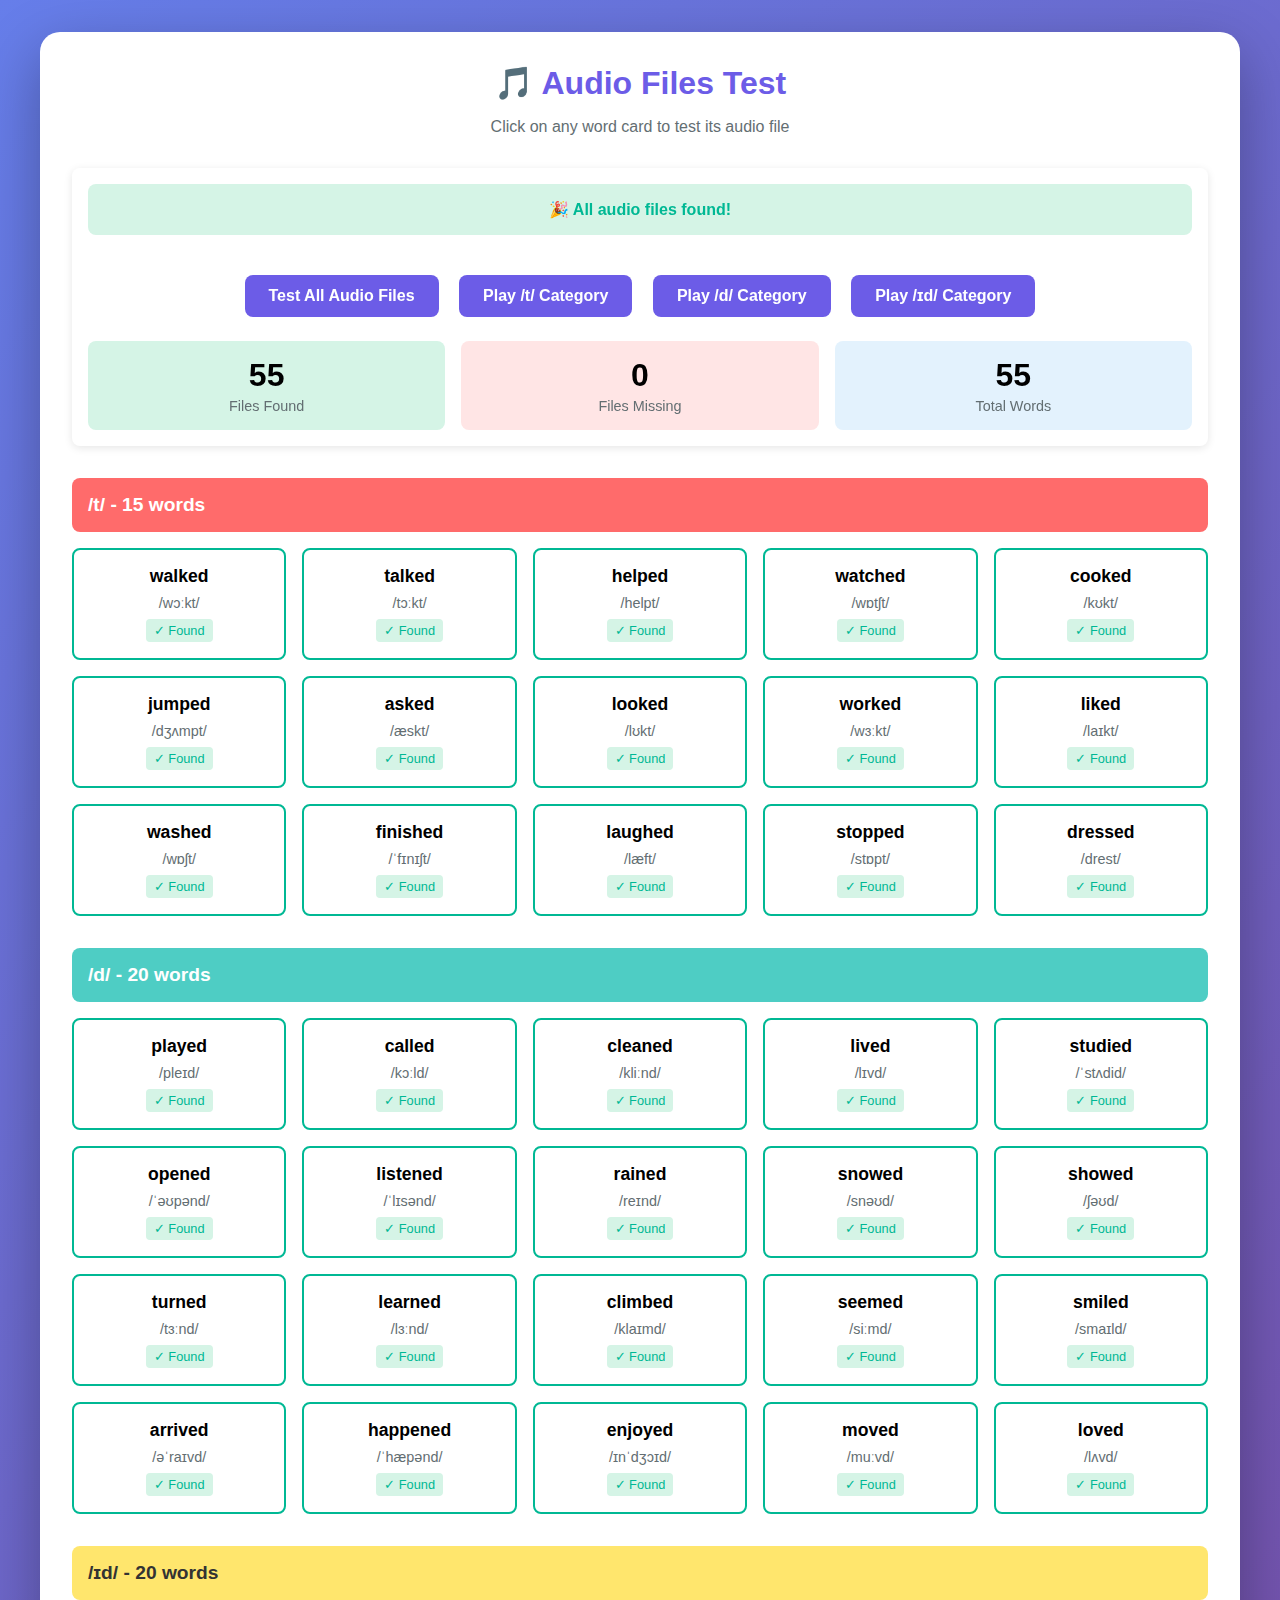
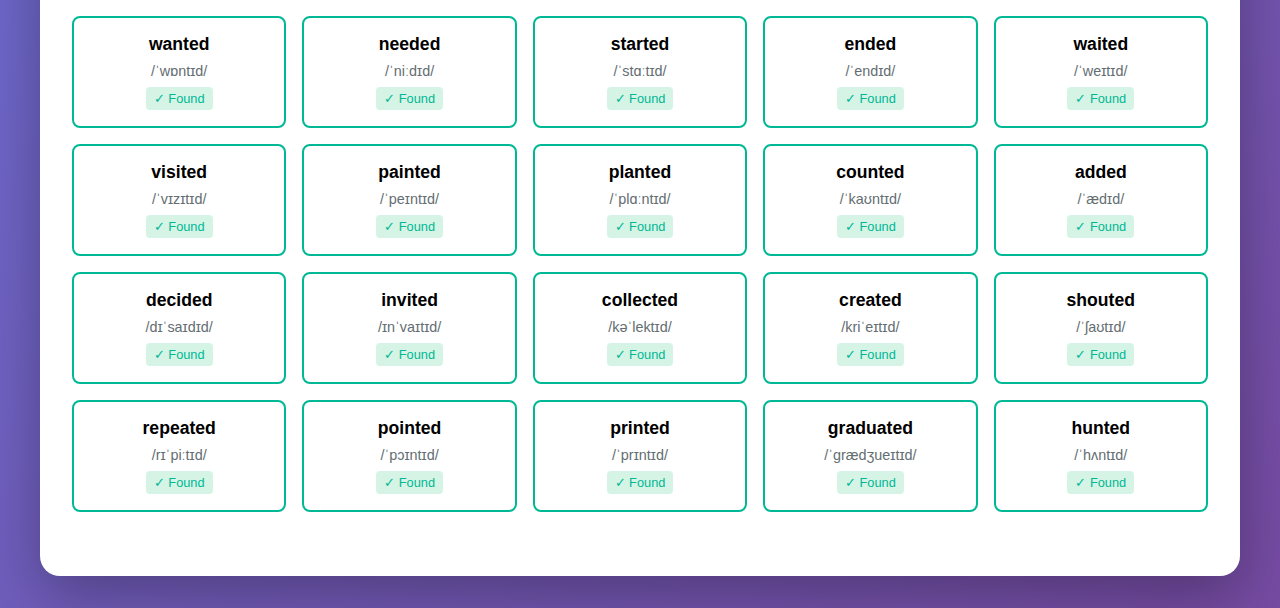
<file: test-audio.html>
<!DOCTYPE html>
<html lang="en">
<head>
    <meta charset="UTF-8">
    <meta name="viewport" content="width=device-width, initial-scale=1.0">
    <title>Audio Test - ED Pronunciation Game</title>
    <style>
        * {
            margin: 0;
            padding: 0;
            box-sizing: border-box;
        }

        body {
            font-family: 'Segoe UI', Tahoma, Geneva, Verdana, sans-serif;
            background: linear-gradient(135deg, #667eea 0%, #764ba2 100%);
            min-height: 100vh;
            padding: 2rem;
        }

        .container {
            max-width: 1200px;
            margin: 0 auto;
            background: white;
            border-radius: 20px;
            padding: 2rem;
            box-shadow: 0 20px 60px rgba(0, 0, 0, 0.3);
        }

        h1 {
            color: #6C5CE7;
            text-align: center;
            margin-bottom: 1rem;
        }

        .status {
            text-align: center;
            padding: 1rem;
            border-radius: 8px;
            margin-bottom: 2rem;
            font-weight: 600;
        }

        .status.loading {
            background: #E3F2FD;
            color: #1E88E5;
        }

        .status.success {
            background: #D5F4E6;
            color: #00B894;
        }

        .status.error {
            background: #FFE5E5;
            color: #D63031;
        }

        .category-section {
            margin-bottom: 2rem;
        }

        .category-header {
            display: flex;
            justify-content: space-between;
            align-items: center;
            padding: 1rem;
            border-radius: 8px;
            margin-bottom: 1rem;
            color: white;
            font-weight: bold;
            font-size: 1.2rem;
        }

        .category-t { background: #FF6B6B; }
        .category-d { background: #4ECDC4; }
        .category-id { background: #FFE66D; color: #333; }

        .word-grid {
            display: grid;
            grid-template-columns: repeat(auto-fill, minmax(200px, 1fr));
            gap: 1rem;
        }

        .word-card {
            padding: 1rem;
            border: 2px solid #ddd;
            border-radius: 8px;
            text-align: center;
            cursor: pointer;
            transition: all 0.3s ease;
            background: white;
        }

        .word-card:hover {
            transform: translateY(-5px);
            box-shadow: 0 4px 12px rgba(0, 0, 0, 0.2);
        }

        .word-card.playing {
            background: #E3F2FD;
            border-color: #1E88E5;
        }

        .word-card.has-audio {
            border-color: #00B894;
        }

        .word-card.no-audio {
            border-color: #D63031;
            background: #FFE5E5;
        }

        .word-name {
            font-size: 1.1rem;
            font-weight: 600;
            margin-bottom: 0.5rem;
        }

        .word-ipa {
            font-size: 0.9rem;
            color: #636E72;
            margin-bottom: 0.5rem;
        }

        .audio-status {
            font-size: 0.8rem;
            padding: 0.25rem 0.5rem;
            border-radius: 4px;
            display: inline-block;
        }

        .audio-status.found {
            background: #D5F4E6;
            color: #00B894;
        }

        .audio-status.missing {
            background: #FFE5E5;
            color: #D63031;
        }

        .controls {
            position: sticky;
            top: 1rem;
            background: white;
            padding: 1rem;
            border-radius: 8px;
            box-shadow: 0 2px 8px rgba(0, 0, 0, 0.1);
            margin-bottom: 2rem;
            z-index: 10;
        }

        .btn {
            padding: 0.75rem 1.5rem;
            border: none;
            border-radius: 8px;
            font-size: 1rem;
            font-weight: 600;
            cursor: pointer;
            margin: 0.5rem;
            transition: all 0.3s ease;
        }

        .btn-primary {
            background: #6C5CE7;
            color: white;
        }

        .btn-primary:hover {
            background: #5f4dd1;
        }

        .stats {
            display: grid;
            grid-template-columns: repeat(auto-fit, minmax(150px, 1fr));
            gap: 1rem;
            margin-top: 1rem;
        }

        .stat-card {
            padding: 1rem;
            border-radius: 8px;
            text-align: center;
        }

        .stat-value {
            font-size: 2rem;
            font-weight: bold;
            margin-bottom: 0.25rem;
        }

        .stat-label {
            font-size: 0.9rem;
            color: #636E72;
        }
    </style>
</head>
<body>
    <div class="container">
        <h1>🎵 Audio Files Test</h1>
        <p style="text-align: center; color: #636E72; margin-bottom: 2rem;">
            Click on any word card to test its audio file
        </p>

        <div class="controls">
            <div class="status loading" id="status">Loading dataset...</div>
            
            <div style="text-align: center;">
                <button class="btn btn-primary" onclick="testAllAudio()">Test All Audio Files</button>
                <button class="btn btn-primary" onclick="playCategory('t')">Play /t/ Category</button>
                <button class="btn btn-primary" onclick="playCategory('d')">Play /d/ Category</button>
                <button class="btn btn-primary" onclick="playCategory('id')">Play /ɪd/ Category</button>
            </div>

            <div class="stats">
                <div class="stat-card" style="background: #D5F4E6;">
                    <div class="stat-value" id="found-count">0</div>
                    <div class="stat-label">Files Found</div>
                </div>
                <div class="stat-card" style="background: #FFE5E5;">
                    <div class="stat-value" id="missing-count">0</div>
                    <div class="stat-label">Files Missing</div>
                </div>
                <div class="stat-card" style="background: #E3F2FD;">
                    <div class="stat-value" id="total-count">0</div>
                    <div class="stat-label">Total Words</div>
                </div>
            </div>
        </div>

        <div id="words-container"></div>
    </div>

    <audio id="audio-player"></audio>

    <script>
        let wordsData = null;
        const audioPlayer = document.getElementById('audio-player');
        let currentlyPlaying = null;

        // Load the dataset
        async function loadData() {
            try {
                const response = await fetch('data/words-ed.json');
                const data = await response.json();
                wordsData = data.words;
                
                document.getElementById('status').textContent = `✅ Loaded ${wordsData.length} words`;
                document.getElementById('status').className = 'status success';
                document.getElementById('total-count').textContent = wordsData.length;
                
                renderWords();
                checkAudioFiles();
            } catch (error) {
                document.getElementById('status').textContent = `❌ Error loading dataset: ${error.message}`;
                document.getElementById('status').className = 'status error';
            }
        }

        // Render word cards
        function renderWords() {
            const container = document.getElementById('words-container');
            
            // Group by category
            const categories = {
                t: { name: '/t/', color: 'category-t', words: [] },
                d: { name: '/d/', color: 'category-d', words: [] },
                id: { name: '/ɪd/', color: 'category-id', words: [] }
            };

            wordsData.forEach(word => {
                categories[word.category].words.push(word);
            });

            // Render each category
            for (const [key, cat] of Object.entries(categories)) {
                const section = document.createElement('div');
                section.className = 'category-section';

                const header = document.createElement('div');
                header.className = `category-header ${cat.color}`;
                header.innerHTML = `
                    <span>${cat.name} - ${cat.words.length} words</span>
                    <span id="cat-${key}-status"></span>
                `;
                section.appendChild(header);

                const grid = document.createElement('div');
                grid.className = 'word-grid';

                cat.words.forEach(word => {
                    const card = document.createElement('div');
                    card.className = 'word-card';
                    card.dataset.audioFile = word.audioFile;
                    card.onclick = () => playAudio(word.audioFile, card);

                    card.innerHTML = `
                        <div class="word-name">${word.word}</div>
                        <div class="word-ipa">${word.ipa}</div>
                        <div class="audio-status" data-file="${word.audioFile}">Checking...</div>
                    `;

                    grid.appendChild(card);
                });

                section.appendChild(grid);
                container.appendChild(section);
            }
        }

        // Check if audio files exist
        async function checkAudioFiles() {
            let foundCount = 0;
            let missingCount = 0;

            for (const word of wordsData) {
                const exists = await checkAudioExists(word.audioFile);
                const statusEl = document.querySelector(`.audio-status[data-file="${word.audioFile}"]`);
                const card = statusEl.closest('.word-card');

                if (exists) {
                    statusEl.textContent = '✓ Found';
                    statusEl.className = 'audio-status found';
                    card.classList.add('has-audio');
                    foundCount++;
                } else {
                    statusEl.textContent = '✗ Missing';
                    statusEl.className = 'audio-status missing';
                    card.classList.add('no-audio');
                    missingCount++;
                }
            }

            document.getElementById('found-count').textContent = foundCount;
            document.getElementById('missing-count').textContent = missingCount;

            if (missingCount === 0) {
                document.getElementById('status').textContent = '🎉 All audio files found!';
                document.getElementById('status').className = 'status success';
            } else {
                document.getElementById('status').textContent = `⚠️ ${missingCount} audio files missing`;
                document.getElementById('status').className = 'status error';
            }
        }

        // Check if audio file exists
        async function checkAudioExists(filename) {
            try {
                const response = await fetch(`assets/audio/${filename}`, { method: 'HEAD' });
                return response.ok;
            } catch {
                return false;
            }
        }

        // Play audio file
        function playAudio(filename, cardElement) {
            if (currentlyPlaying) {
                currentlyPlaying.classList.remove('playing');
            }

            audioPlayer.src = `assets/audio/${filename}`;
            audioPlayer.play()
                .then(() => {
                    cardElement.classList.add('playing');
                    currentlyPlaying = cardElement;
                })
                .catch(error => {
                    alert(`Error playing ${filename}: ${error.message}`);
                });

            audioPlayer.onended = () => {
                cardElement.classList.remove('playing');
                currentlyPlaying = null;
            };
        }

        // Test all audio files in sequence
        async function testAllAudio() {
            if (!confirm('This will play all audio files in sequence. Continue?')) return;

            const hasAudioWords = wordsData.filter(w => 
                document.querySelector(`.word-card[data-audio-file="${w.audioFile}"]`).classList.contains('has-audio')
            );

            for (const word of hasAudioWords) {
                const card = document.querySelector(`.word-card[data-audio-file="${word.audioFile}"]`);
                playAudio(word.audioFile, card);
                await new Promise(resolve => {
                    audioPlayer.onended = resolve;
                });
                await new Promise(resolve => setTimeout(resolve, 500));
            }

            alert('Finished testing all audio files!');
        }

        // Play all words in a category
        async function playCategory(category) {
            const categoryWords = wordsData.filter(w => w.category === category);
            
            for (const word of categoryWords) {
                const card = document.querySelector(`.word-card[data-audio-file="${word.audioFile}"]`);
                if (card.classList.contains('has-audio')) {
                    playAudio(word.audioFile, card);
                    await new Promise(resolve => {
                        audioPlayer.onended = resolve;
                    });
                    await new Promise(resolve => setTimeout(resolve, 500));
                }
            }
        }

        // Load data on page load
        loadData();
    </script>
</body>
</html>
</file>
